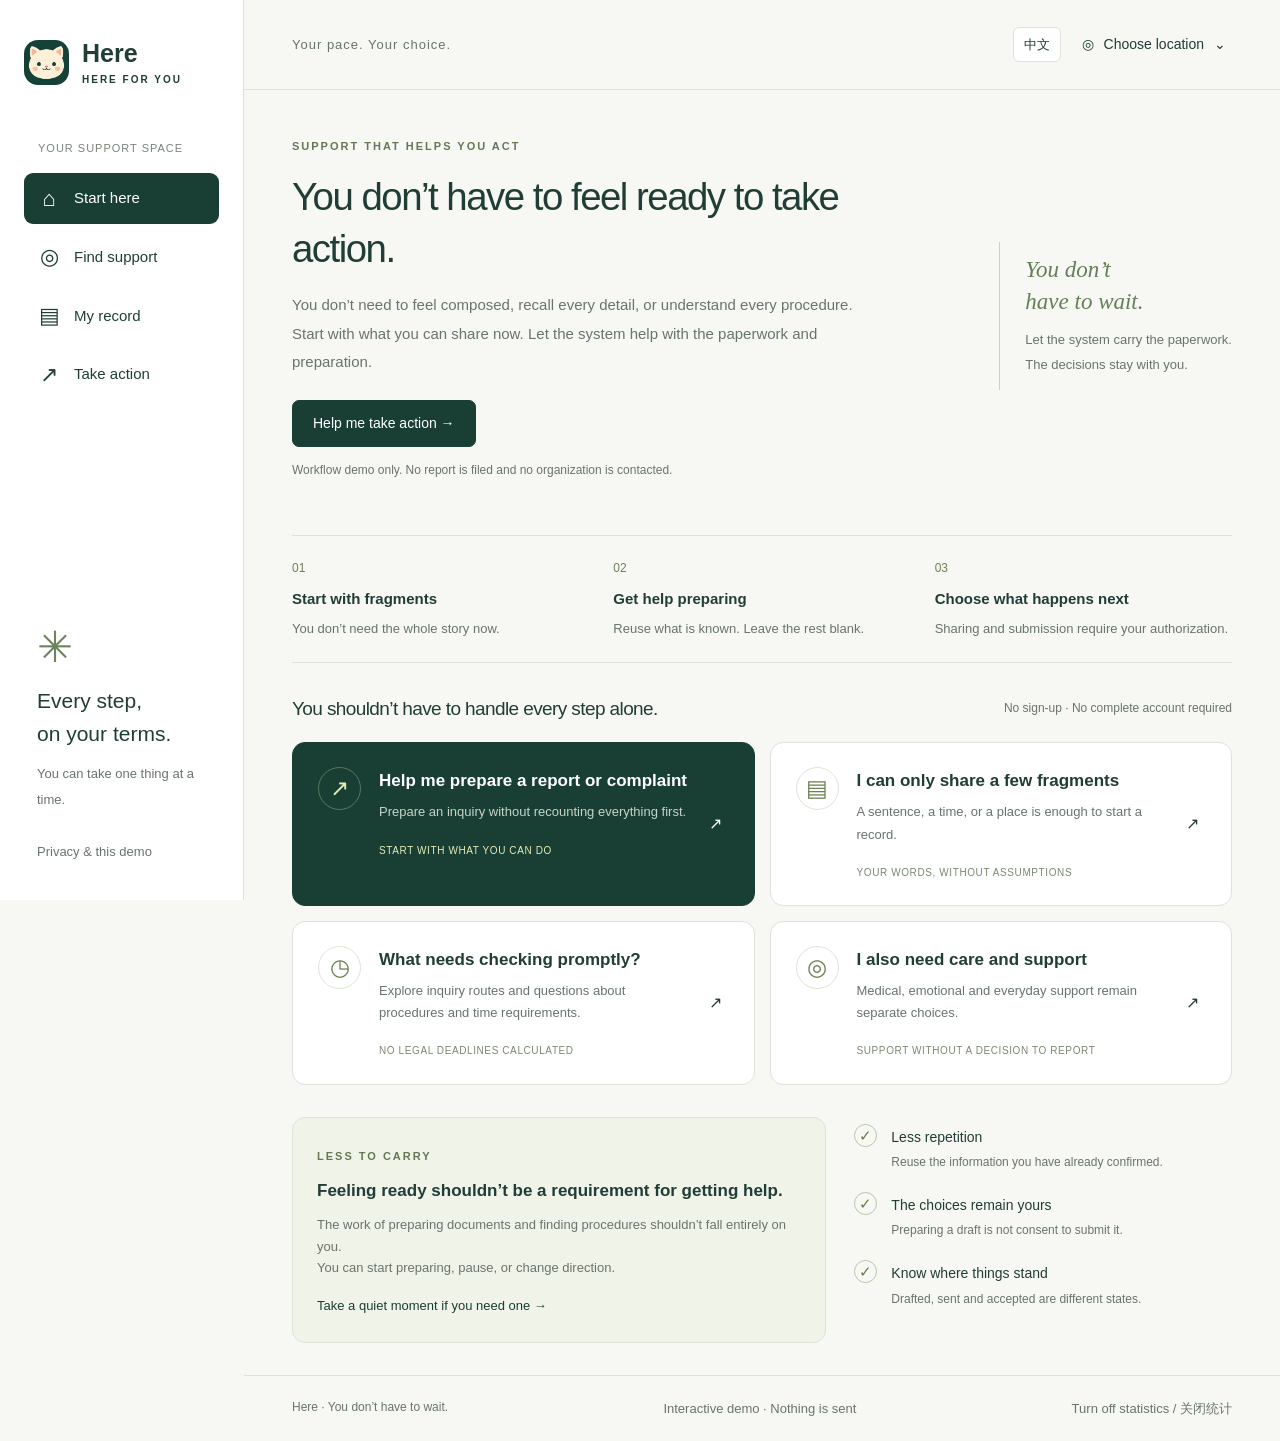
<file: index.html>
<!doctype html>
<html lang="en">
<head>
  <meta charset="UTF-8"><meta name="viewport" content="width=device-width, initial-scale=1">
  <meta name="description" content="You don’t have to wait. Start preparing a report or complaint without having to feel ready. Reduce paperwork and repeated retelling, with your choices in your hands. Bilingual frontend demo.">
  <meta name="referrer" content="no-referrer">
  <title>Here · You don’t have to wait</title>
  <link rel="icon" type="image/png" href="./logo-cat.png">
  <link rel="stylesheet" href="./styles.css?v=20260923-8">
  <script defer src="./i18n.js?v=20260923-8"></script><script defer src="./resources.js?v=20260923-8"></script><script defer src="./mock-api.js?v=20260923-8"></script><script defer src="./app.js?v=20260923-8"></script>
  <script defer src="./analytics-config.js?v=2"></script><script defer src="./analytics.js?v=3"></script>
</head>
<body>
  <aside class="sidebar">
    <a class="brand" href="#home"><img class="brand-mark" src="./logo-cat.png" alt="" width="45" height="45"><span>此刻<span class="brand-en">HERE FOR YOU</span></span></a>
    <div class="side-label">你的支持空间</div>
    <nav aria-label="主导航">
      <a href="#home" data-nav="home"><span aria-hidden="true">⌂</span>从这里开始</a>
      <a href="#support" data-nav="support"><span aria-hidden="true">◎</span>寻找支持</a>
      <a href="#record" data-nav="record"><span aria-hidden="true">▤</span>记录我的经历</a>
      <a href="#action" data-nav="action"><span aria-hidden="true">↗</span>我的下一步</a>
    </nav>
    <div class="sidebar-bottom"><div class="little-flower" aria-hidden="true">✳</div><p>每一步，<br>都由你决定。</p><span>不必一次完成所有事。</span><button class="text-button privacy-button">关于隐私与演示</button></div>
  </aside>
  <div class="shell">
    <header class="topbar"><span class="breadcrumb">你的节奏，你的选择</span><div class="top-actions"><button id="language-toggle" class="language-button" aria-label="切换到中文">中文</button><button id="region-button" class="region-button">◎ <span id="region-label">选择所在地</span>⌄</button></div></header>
    <main id="main" tabindex="-1"></main>
    <footer><span>此刻 · You don’t have to wait.</span><button class="text-button privacy-button">前端演示 · 无真实提交</button></footer>
  </div>
  <dialog id="region-dialog"><form id="region-form"><div class="dialog-top"><span class="eyebrow">LOCAL SUPPORT</span><button type="button" class="icon-button close-dialog" aria-label="关闭地区选择">×</button></div><h2>让支持更靠近你</h2><p>由你选择地区，不会自动获取定位。跨境经历可分别填写。</p><label for="current-region">你现在所在的国家或地区</label><select id="current-region"><option value="">暂不选择</option><option>中国大陆</option><option>香港特别行政区</option><option>美国</option><option>英国</option><option>加拿大</option><option>澳大利亚</option><option>新加坡</option><option>日本</option><option>其他国家或地区</option></select><label for="incident-region">事情发生的国家或地区（可选）</label><input id="incident-region" placeholder="例如：法国，或线上"><p class="note">地区用于筛选已收录资源。跨境事件可在资源页切换检索地区。</p><button class="primary" type="submit">应用选择 →</button></form></dialog>
  <dialog id="info-dialog"><div class="dialog-top"><span class="eyebrow">YOUR CHOICE</span><button class="icon-button close-dialog" aria-label="关闭说明">×</button></div><div id="info-content"></div></dialog>
  <div id="toast" role="status" aria-live="polite"></div>
</body></html>
</file>
<file: styles.css>
@charset "UTF-8";
:root{--ink:#203d36;--muted:#69746e;--line:#dde2db;--paper:#f7f8f4;--green:#193e34;--lime:#e4edb8;--white:#fff;--soft:#edf1e9;font-family:Inter,"Segoe UI","PingFang SC","Microsoft YaHei",sans-serif;color:var(--ink);background:var(--paper);font-synthesis:none}
*{box-sizing:border-box}body{margin:0;font-size:16px;line-height:1.65}button,input,select,textarea{font:inherit}button,a,input,select,textarea{-webkit-tap-highlight-color:transparent}button,a{touch-action:manipulation}button{cursor:pointer}a{color:inherit;text-decoration:none}button{color:inherit}button:disabled{opacity:.6;cursor:wait}button:focus-visible,a:focus-visible,input:focus-visible,select:focus-visible,textarea:focus-visible{outline:3px solid #668938;outline-offset:4px}h1,h2,h3,p{margin:0}h1{font-size:clamp(30px,3.1vw,46px);font-weight:500;letter-spacing:-1.5px;line-height:1.35}h2{font-size:25px;font-weight:500;letter-spacing:-.6px}h3{font-size:19px;font-weight:550}p{color:var(--muted)}.sidebar{position:fixed;inset:0 auto 0 0;width:244px;background:#fff;border-right:1px solid var(--line);padding:38px 24px;display:flex;flex-direction:column;z-index:5}.brand{display:flex;align-items:center;gap:13px;font-size:25px;font-weight:600;line-height:1.2}.brand-mark{width:45px;height:45px;display:grid;place-items:center;background:var(--green);color:var(--lime);border-radius:14px;font-weight:400;font-size:25px}.brand-en{display:block;font-size:10px;letter-spacing:2px;margin-top:6px}.side-label{font-size:12px;color:#7a847b;margin:53px 14px 16px;letter-spacing:1px}nav{display:grid;gap:8px}nav a{padding:13px 14px;border-radius:9px;font-size:15px;display:flex;gap:14px;align-items:center}nav a span{font-size:22px;line-height:1;width:22px;text-align:center}nav a:hover{background:#f4f6f0}nav a.active{background:var(--green);color:#fff}.sidebar-bottom{margin-top:auto;padding:25px 13px 0}.little-flower{font-size:43px;color:#6c845b;line-height:1}.sidebar-bottom p{font-size:21px;color:var(--ink);margin:15px 0 9px;line-height:1.6}.sidebar-bottom>span{font-size:13px;color:var(--muted)}.text-button{border:0;background:none;padding:0;font-size:13px;color:var(--muted);text-align:left}.sidebar-bottom .text-button{display:block;margin-top:28px}.shell{margin-left:244px}.topbar{height:90px;display:flex;align-items:center;justify-content:space-between;padding:0 48px;border-bottom:1px solid var(--line)}.breadcrumb{color:var(--muted);font-size:13px;letter-spacing:1px}.top-actions{display:flex;gap:22px;align-items:center}.region-button{border:0;background:none;font-size:14px;display:flex;gap:10px}main{max-width:1360px;margin:auto;padding:42px 48px 32px;min-height:calc(100vh - 160px)}.eyebrow{font-size:11px;letter-spacing:2px;font-weight:600;color:#647856}.hero{display:grid;grid-template-columns:1.35fr 1fr;gap:32px;align-items:center;margin-bottom:36px}.hero h1{margin:13px 0 16px}.hero p{max-width:570px;font-size:15px;line-height:1.9}.hero-aside{justify-self:end;border-left:1px solid #cad3bf;padding:12px 0 12px 25px;max-width:245px}.hero-aside .quote{font:italic 24px/1.4 Georgia,serif;color:#648059;margin-bottom:10px}.hero-aside p{font-size:13px}.section-heading{display:flex;justify-content:space-between;gap:12px;align-items:center;margin-bottom:18px}.section-heading h2{font-size:19px}.quiet-label{font-size:12px;color:var(--muted)}.paths{display:grid;grid-template-columns:repeat(2,1fr);gap:15px}.path{background:white;border:1px solid var(--line);border-radius:13px;padding:24px 25px;display:grid;grid-template-columns:45px 1fr 20px;gap:16px;align-items:start;transition:transform .15s,border-color .15s}.path:hover{transform:translateY(-3px);border-color:#8c9e79}.path.primary-path{background:var(--green);color:white;border-color:var(--green)}.path-icon{border:1px solid #dde5d4;border-radius:50%;width:43px;height:43px;display:grid;place-items:center;font-size:23px;color:#6d8053}.primary-path .path-icon{border-color:#5b7861;color:var(--lime)}.path p{font-size:13px;margin-top:6px}.primary-path p{color:#c6d5ca}.path .arrow{align-self:center}.path h3{font-size:18px}.path-tag{display:block;margin-top:19px;font-size:11px;letter-spacing:.6px;color:#7b896e}.primary-path .path-tag{color:var(--lime)}.lower-grid{display:grid;grid-template-columns:1.4fr 1fr;gap:24px;margin-top:32px}.prepare-box{border:1px solid var(--line);border-radius:13px;padding:24px;background:#f0f3e8}.prepare-box h3{font-size:17px}.prepare-box p{font-size:13px;margin-top:9px}.small-link{display:inline-block;margin-top:16px;font-size:13px;border:0;background:none;padding:0;color:var(--green)}.principles{padding:7px 0 0 4px}.principle{display:flex;gap:14px;margin-bottom:19px}.check{font-size:15px;border:1px solid #b9c6a6;border-radius:50%;width:23px;height:23px;flex-shrink:0;text-align:center;color:#628044;line-height:22px}.principle strong{font-size:14px;font-weight:500}.principle p{font-size:12px;margin-top:3px}footer{padding:22px 48px;border-top:1px solid var(--line);display:flex;justify-content:space-between;font-size:12px;color:var(--muted)}.page-intro{margin-bottom:28px}.page-intro h1{font-size:34px;margin:10px 0}.page-intro p{font-size:15px;max-width:720px}.demo-note{padding:13px 17px;border:1px solid #d4ddbf;border-radius:8px;background:#eff3e5;font-size:13px;color:#536341;margin-bottom:23px}.search-row{display:flex;gap:10px}.search-row input{flex:1;min-width:0}.primary{background:var(--green);border:1px solid var(--green);border-radius:7px;color:white;padding:11px 20px;font-size:14px}.secondary{background:white;border:1px solid #b9c5b8;border-radius:7px;padding:10px 18px;font-size:14px}.chips{display:flex;flex-wrap:wrap;gap:8px;margin:18px 0 24px}.chip{border:1px solid var(--line);border-radius:30px;padding:7px 17px;background:white;font-size:13px}.chip.selected{background:var(--green);color:white;border-color:var(--green)}.resource-grid{display:grid;grid-template-columns:repeat(2,1fr);gap:17px}.resource-card{padding:23px;background:white;border:1px solid var(--line);border-radius:12px}.resource-card .eyebrow{font-size:10px}.resource-card h3{margin:12px 0 9px}.resource-card p{font-size:14px}.resource-meta{display:flex;gap:7px;flex-wrap:wrap;margin:18px 0}.resource-meta span{background:var(--paper);font-size:12px;border-radius:4px;padding:4px 8px}.resource-card button{margin-top:3px}.empty{text-align:center;border:1px dashed #b9c4ac;border-radius:12px;padding:45px 20px;grid-column:1/-1}.form-layout{display:grid;grid-template-columns:minmax(0,1.7fr) minmax(220px,1fr);gap:24px}.panel{background:white;border:1px solid var(--line);border-radius:12px;padding:27px}label{display:block;font-size:14px;margin:19px 0 8px}input,textarea,select{width:100%;background:#fff;border:1px solid #cfd6cb;border-radius:7px;padding:11px 13px;color:var(--ink)}textarea{resize:vertical;min-height:190px;line-height:1.8}.form-pair{display:grid;grid-template-columns:1fr 1fr;gap:15px}.note{font-size:12px;margin:12px 0 18px;color:var(--muted)}.button-row{display:flex;gap:10px;flex-wrap:wrap;margin-top:22px}.side-panel{align-self:start}.side-panel h3{font-size:17px}.side-panel p{font-size:14px;margin:12px 0}.side-panel ul{padding-left:19px;font-size:14px;color:var(--muted);line-height:2}.step{display:flex;gap:16px;padding:18px 0;border-bottom:1px solid var(--line)}.step:last-child{border:0}.step-number{width:29px;height:29px;flex-shrink:0;display:grid;place-items:center;border-radius:50%;background:var(--soft);font-size:13px}.step p{font-size:13px;margin-top:4px}.draft{white-space:pre-wrap;overflow-wrap:anywhere;font-size:14px;color:#405047;padding:20px;background:var(--paper);border-radius:8px;margin-top:20px}.check-label{display:flex;align-items:flex-start;gap:9px;font-size:13px}.check-label input{width:18px;height:18px;margin-top:3px;flex-shrink:0}dialog{width:min(520px,calc(100vw - 32px));max-height:85vh;border:1px solid var(--line);border-radius:16px;padding:30px;color:var(--ink);box-shadow:0 24px 100px #183d3430}dialog::backdrop{background:#182b2855;backdrop-filter:blur(3px)}dialog h2{margin:12px 0}dialog p{font-size:14px;line-height:1.9}dialog .primary{width:100%;margin-top:8px}.dialog-top{display:flex;justify-content:space-between;align-items:center}.icon-button{background:none;border:0;font-size:27px;line-height:1;padding:3px 8px}.dialog-list{font-size:14px;line-height:1.9;padding-left:21px;color:var(--muted)}#toast{position:fixed;bottom:25px;left:calc(50% + 100px);transform:translateX(-50%);background:var(--green);color:white;border-radius:9px;padding:12px 22px;max-width:calc(100vw - 35px);font-size:14px;z-index:20;box-shadow:0 5px 20px #0002;display:none}#toast.visible{display:block}.status-pill{display:inline-block;font-size:12px;background:var(--lime);padding:4px 10px;border-radius:20px;margin-top:15px}.breathing{font-size:21px;text-align:center;padding:20px;border-radius:10px;background:var(--soft);margin:20px 0}.muted{color:var(--muted)}
@media(min-width:1500px){main{padding-top:55px}.hero{margin-bottom:45px}.path{padding:30px}.lower-grid{margin-top:40px}}
@media(max-width:1100px){.sidebar{width:210px;padding:30px 18px}.shell{margin-left:210px}.topbar{padding:0 28px}main{padding:32px 28px}.hero{grid-template-columns:1fr}.hero-aside{display:none}.path{padding:20px 17px;gap:11px}.path-icon{width:36px;height:36px}.path{grid-template-columns:36px 1fr 16px}.lower-grid{grid-template-columns:1fr}.principles{display:flex;gap:20px}.principle{flex:1}.form-layout{grid-template-columns:1fr}.side-panel{order:-1}footer{padding:20px 28px}}
@media(max-width:720px){.sidebar{position:static;width:auto;padding:18px 20px;border-right:0;border-bottom:1px solid var(--line)}.brand{font-size:21px}.brand-mark{width:37px;height:37px;font-size:21px}.brand-en{font-size:9px}.side-label,.sidebar-bottom{display:none}nav{display:flex;gap:5px;margin-top:20px;overflow:auto}nav a{flex:1;justify-content:center;padding:10px 8px;white-space:nowrap;font-size:12px}nav a span{display:none}.shell{margin:0}.topbar{height:64px;padding:0 20px}.breadcrumb{display:none}.top-actions{width:100%;justify-content:space-between}.region-button{font-size:13px}main{padding:28px 20px;min-height:60vh}.hero{margin-bottom:28px}.hero h1{font-size:32px}.hero p{font-size:14px}.paths,.resource-grid{grid-template-columns:1fr}.path{padding:21px;grid-template-columns:40px 1fr 15px}.path-tag{margin-top:12px}.principles{display:block}.lower-grid{gap:22px}.principle{margin:0 0 17px}.page-intro h1{font-size:29px}.section-heading{align-items:flex-start}.quiet-label{font-size:11px}.form-pair{grid-template-columns:1fr;gap:0}.panel{padding:21px}.search-row .primary{padding:10px 14px}footer{padding:20px;gap:15px;flex-wrap:wrap}#toast{left:50%;width:max-content}.hero .eyebrow{font-size:10px}dialog{padding:23px}}
.language-button{border:1px solid var(--line);background:white;border-radius:6px;padding:6px 10px;font-size:13px;white-space:nowrap}.top-actions{gap:15px}html[lang=en] .hero h1{font-size:clamp(31px,3.3vw,46px)}html[lang=en] .path h3{font-size:17px}html[lang=en] .path p{line-height:1.7}html[lang=en] .path-tag{font-size:10px}html[lang=en] .side-label{font-size:11px}html[lang=en] .hero{grid-template-columns:1.5fr .7fr}html[lang=en] .hero-aside .quote{font-size:23px}@media(max-width:1100px){html[lang=en] .hero{grid-template-columns:1fr}}@media(max-width:720px){.top-actions{gap:8px}.region-button{gap:5px;font-size:12px}html[lang=en] .section-heading{flex-direction:column;gap:4px}html[lang=en] nav a{font-size:12px;padding:10px 7px}html[lang=en] .hero h1{font-size:34px}.language-button{font-size:12px;padding:6px 8px}}
@media(prefers-reduced-motion:reduce){*{scroll-behavior:auto!important;transition:none!important}}

/* Action-first workspace */
.hero-cta{display:inline-block;margin-top:23px}.action-hero .note{font-size:12px;margin-top:12px}.automation-strip{display:grid;grid-template-columns:repeat(3,1fr);gap:24px;border-top:1px solid var(--line);border-bottom:1px solid var(--line);padding:23px 0;margin:8px 0 30px}.automation-strip span{display:block;font-size:12px;color:#6b8055;margin-bottom:7px}.automation-strip strong{font-size:15px;font-weight:550}.automation-strip p{font-size:13px;margin-top:5px}.setup-location,.record-summary{padding:17px;background:var(--paper);border-radius:8px;margin:18px 0}.setup-location strong,.record-summary strong{font-size:14px}.setup-location p{font-size:14px;margin-top:6px}.record-summary ul{font-size:13px;color:var(--muted);padding-left:18px;line-height:1.9;margin-bottom:0}.timing-note{padding-top:20px;border-top:1px solid var(--line);margin-top:15px}.timing-note strong{font-size:14px}.timing-note p{font-size:12px}.panel .status-pill{margin-top:0;white-space:nowrap}.action-hero h1{max-width:680px}html[lang=en] .action-hero h1{font-size:clamp(30px,3vw,44px)}@media(max-width:720px){.automation-strip{gap:14px;grid-template-columns:1fr}.automation-strip>div{display:grid;grid-template-columns:28px 1fr;column-gap:10px}.automation-strip p{grid-column:2}.automation-strip span{margin:3px 0}.action-hero .hero-cta{display:block;text-align:center}.action-hero h1{font-size:31px}.hero-aside{display:none}}

#metrics-choice{position:fixed;bottom:16px;left:16px;right:16px;max-width:690px;margin:auto;background:white;border:1px solid #a3b99a;border-radius:12px;padding:18px;box-shadow:0 8px 35px #0002;z-index:30}#metrics-choice p{font-size:13px;margin-bottom:12px}#metrics-choice button{background:#193e34;color:white;border:0;border-radius:6px;padding:8px 14px;margin-right:12px}#metrics-choice [data-no]{background:#edf1e9;color:#193e34}
</file>
